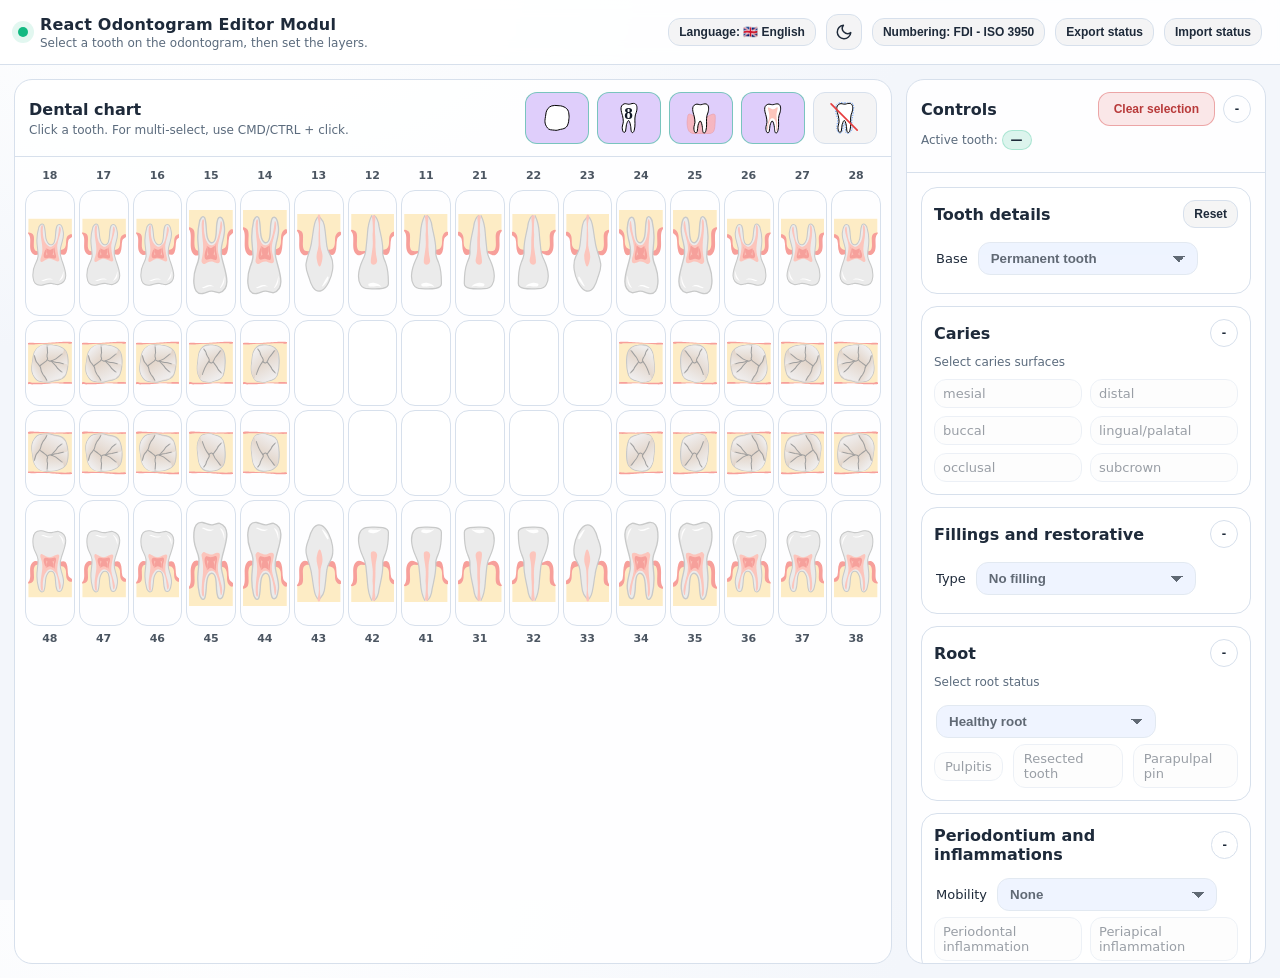
<file: OdontogramFronted/index.html>
<!doctype html>
<html lang="en">
  <head>
    <meta charset="UTF-8" />
    <meta name="viewport" content="width=device-width, initial-scale=1.0" />
    <title>Odontogram Frontend</title>
    <link rel="stylesheet" href="./styles.css" />
  </head>
  <body>
    <div class="odontogram-root">
      <header class="topbar">
        <div class="brand">
          <div class="dot"></div>
          <div>
            <div class="title" data-i18n="app.title">React Odontogram Editor Modul</div>
            <div class="subtitle" data-i18n="app.subtitle">Select a tooth on the odontogram, then set the layers.</div>
          </div>
        </div>

        <div class="topbar-actions">
          <div class="topbar-group dropdown" id="languageDropdown">
            <button id="languageButton" class="btn btn-ghost btn-sm" aria-haspopup="menu" aria-expanded="false"></button>
            <div id="languageMenu" class="dropdown-menu hidden" role="menu"></div>
          </div>

          <button id="themeToggle" class="btn-theme" type="button" aria-label="Toggle theme"></button>

          <div class="topbar-group dropdown" id="numberingDropdown">
            <button id="numberingButton" class="btn btn-ghost btn-sm" aria-haspopup="menu" aria-expanded="false"></button>
            <div id="numberingMenu" class="dropdown-menu hidden" role="menu"></div>
          </div>

          <button id="btnStatusExport" class="btn btn-ghost btn-sm" data-i18n="topbar.exportStatus">Export status</button>
          <button id="btnStatusImport" class="btn btn-ghost btn-sm" data-i18n="topbar.importStatus">Import status</button>
          <input id="statusImportInput" type="file" accept="application/json" hidden />
        </div>
      </header>

      <main class="layout">
        <section class="chart">
          <div class="chart-header">
            <div>
              <div class="chart-title" data-i18n="chart.title">Dental chart</div>
              <div class="chart-hint" data-i18n="chart.hint">Click a tooth. For multi-select, use CMD/CTRL + click.</div>
            </div>

            <div class="chart-actions">
              <button id="btnOcclView" class="btn btn-toggle btn-icon" type="button" aria-pressed="true" data-xline="1"></button>
              <button id="btnWisdomVisible" class="btn btn-toggle btn-icon" type="button" aria-pressed="true" data-xline="1"></button>
              <button id="btnBoneVisible" class="btn btn-toggle btn-icon" type="button" aria-pressed="true" data-xline="1"></button>
              <button id="btnPulpVisible" class="btn btn-toggle btn-icon" type="button" aria-pressed="true" data-xline="1"></button>
              <button id="btnSelectNoneChart" class="btn btn-ghost btn-icon" type="button">
                <img id="iconNoSelection" class="icon-img" src="" alt="" aria-hidden="true" />
              </button>
            </div>
          </div>

          <div id="toothGrid" class="tooth-grid" aria-label="Tooth grid"></div>
        </section>

        <aside class="panel">
          <div class="panel-header">
            <div>
              <div class="panel-title-row">
                <span class="panel-title" data-i18n="panel.controls">Controls</span>
                <div class="panel-title-actions">
                  <button id="btnSelectNone" class="btn btn-ghost btn-icon btn-danger" type="button" data-i18n="panel.clearSelection">Clear selection</button>
                  <button id="btnToggleControlsCard" class="icon-btn" type="button">
                    <span class="toggle-icon" aria-hidden="true">-</span>
                  </button>
                </div>
              </div>

              <div class="panel-subtitle">
                <span data-i18n="panel.activeTooth">Active tooth</span>:
                <span id="activeToothLabel" class="pill">-</span>
              </div>

            <div id="controlsActions" class="panel-subtitle select-actions frontend-pruned">
                <div class="select-actions-row">
                  <button id="btnSelectAll" class="btn btn-ghost btn-icon" type="button" data-i18n="panel.selectActions.all">All</button>
                  <button id="btnSelectAllPresent" class="btn btn-ghost btn-icon fade-toggle" type="button" data-i18n="panel.selectActions.present">Teeth</button>
                  <button id="btnSelectPermanent" class="btn btn-ghost btn-icon fade-toggle" type="button" data-i18n="panel.selectActions.permanent">Permanent</button>
                  <button id="btnSelectMilk" class="btn btn-ghost btn-icon fade-toggle" type="button" data-i18n="panel.selectActions.milk">Primary</button>
                  <button id="btnSelectImplants" class="btn btn-ghost btn-icon fade-toggle" type="button" data-i18n="panel.selectActions.implants">Implants</button>
                  <button id="btnSelectAllMissing" class="btn btn-ghost btn-icon fade-toggle" type="button" data-i18n="panel.selectActions.missing">Missing</button>
                </div>

                <div class="select-actions-row">
                  <button id="btnSelectUpper" class="btn btn-ghost btn-icon" type="button" data-i18n="panel.selectActions.upper">Upper</button>
                  <button id="btnSelectUpperFront" class="btn btn-ghost btn-icon" type="button" data-i18n="panel.selectActions.upperFront">Upper 6 front</button>
                  <button id="btnSelectUpperMolar" class="btn btn-ghost btn-icon" type="button" data-i18n="panel.selectActions.upperMolar">Upper molars</button>
                  <button id="btnSelectLower" class="btn btn-ghost btn-icon" type="button" data-i18n="panel.selectActions.lower">Lower</button>
                  <button id="btnSelectLowerFront" class="btn btn-ghost btn-icon" type="button" data-i18n="panel.selectActions.lowerFront">Lower 6 front</button>
                  <button id="btnSelectLowerMolar" class="btn btn-ghost btn-icon" type="button" data-i18n="panel.selectActions.lowerMolar">Lower molars</button>
                </div>
              </div>
            </div>

            <div id="warnings" class="warnings"></div>
          </div>

          <div class="panel-body">
            <section class="card frontend-pruned" id="statusCard">
              <div class="card-title card-title-row">
                <span data-i18n="status.title">Statuses</span>
                <button id="btnToggleStatusCard" class="icon-btn" type="button">
                  <span class="toggle-icon" aria-hidden="true">-</span>
                </button>
              </div>

              <div class="row status-actions" id="statusCardBody">
                <button id="btnResetAll" class="btn btn-ghost btn-sm" type="button" data-i18n="status.resetAll">Reset mouth</button>
                <button id="btnPrimaryDentition" class="btn btn-ghost btn-sm" type="button" data-i18n="status.primaryDentition">Primary dentition</button>
                <button id="btnMixedDentition" class="btn btn-ghost btn-sm" type="button" data-i18n="status.mixedDentition">Mixed dentition</button>
                <button id="btnEdentulous" class="btn btn-toggle btn-sm" type="button" aria-pressed="false" data-i18n="status.edentulous">Edentulous</button>
              </div>

              <div class="row status-extra-row">
                <span data-i18n="status.extraLabel">Add:</span>
                <select id="statusExtraSelect"></select>
                <button id="statusExtraApply" class="btn btn-ghost btn-sm" type="button" data-i18n="status.extraApply">OK</button>
              </div>
            </section>

            <section class="card">
              <div class="card-title card-title-row">
                <span data-i18n="tooth.title">Tooth details</span>
                <button id="btnResetTooth" class="btn btn-ghost btn-sm" type="button" data-i18n="tooth.reset">Reset</button>
              </div>

              <div class="row">
                <span data-i18n="tooth.baseLabel">Base</span>
                <select id="toothSelect"></select>
              </div>

              <div id="bridgeUnitRow" class="row frontend-pruned">
                <span data-i18n="tooth.bridgeLabel">Prosthesis</span>
                <select id="bridgeUnitSelect"></select>
              </div>

              <label id="extractionRow" class="row frontend-pruned">
                <input type="checkbox" id="extractionWound" />
                <span data-i18n="tooth.extractionWound">fresh extraction wound</span>
              </label>

              <label id="missingClosedRow" class="row frontend-pruned">
                <input type="checkbox" id="missingClosed" />
                <span data-i18n="tooth.missingClosed">gap closed after extraction</span>
              </label>

              <div id="crownRow" class="row frontend-pruned">
                <span data-i18n="tooth.crownLabel">Crown</span>
                <select id="crownSelect"></select>
              </div>

              <div id="brokenCrownRow" class="row inline-checks contact-row frontend-pruned">
                <label>
                  <input type="checkbox" id="brokenMesial" />
                  <span data-i18n="tooth.broken.mesial">mesial</span>
                </label>
                <label>
                  <input type="checkbox" id="brokenIncisal" />
                  <span data-i18n="tooth.broken.incisal">incisal</span>
                </label>
                <label>
                  <input type="checkbox" id="brokenDistal" />
                  <span data-i18n="tooth.broken.distal">distal</span>
                </label>
              </div>

              <div id="contactPointRow" class="row inline-checks contact-row frontend-pruned">
                <label>
                  <input type="checkbox" id="contactMesial" />
                  <span data-i18n="tooth.contact.mesialMissing">mesial contact missing</span>
                </label>
                <label>
                  <input type="checkbox" id="contactDistal" />
                  <span data-i18n="tooth.contact.distalMissing">distal contact missing</span>
                </label>
              </div>

              <div id="bruxismRow" class="row inline-checks bruxism-row frontend-pruned">
                <label>
                  <input type="checkbox" id="bruxismWear" />
                  <span data-i18n="tooth.bruxism.edgeWear">Incisal wear</span>
                </label>
                <label>
                  <input type="checkbox" id="bruxismNeckWear" />
                  <span data-i18n="tooth.bruxism.neckWear">Cervical wear</span>
                </label>
              </div>

              <div id="crownActionsRow" class="row inline-checks bridge-actions-row frontend-pruned">
                <label id="bridgePillarRow" class="inline-check">
                  <input type="checkbox" id="bridgePillar" />
                  <span data-i18n="tooth.bridgePillar">Bridge abutment</span>
                </label>
                <label id="extractionPlanRow" class="inline-check">
                  <input type="checkbox" id="extractionPlan" />
                  <span data-i18n="tooth.extractionPlan">Planned extraction</span>
                </label>
              </div>

              <label id="crownReplaceRow" class="row frontend-pruned">
                <input type="checkbox" id="crownReplace" />
                <span data-i18n="tooth.crownReplace">Crown replacement needed</span>
              </label>

              <label id="crownNeededRow" class="row frontend-pruned">
                <input type="checkbox" id="crownNeeded" />
                <span data-i18n="tooth.crownNeeded">Crown needed</span>
              </label>
            </section>

            <section id="cariesSection" class="card">
              <div class="card-title card-title-row">
                <span data-i18n="caries.title">Caries</span>
                <button id="btnToggleCariesCard" class="icon-btn" type="button">
                  <span class="toggle-icon" aria-hidden="true">-</span>
                </button>
              </div>
              <div class="hint" data-i18n="caries.hint">Mark the caries surfaces</div>
              <div id="cariesChecks" class="check-grid"></div>
            </section>

            <section id="fillingSection" class="card">
              <div class="card-title card-title-row">
                <span data-i18n="filling.title">Fillings and restoration</span>
                <button id="btnToggleFillingCard" class="icon-btn" type="button">
                  <span class="toggle-icon" aria-hidden="true">-</span>
                </button>
              </div>

              <div class="row">
                <span data-i18n="filling.typeLabel">Type</span>
                <select id="fillingSelect"></select>
              </div>

              <div id="fillingSurfaceChecks" class="check-grid hidden frontend-pruned"></div>

              <label id="fissureSealingRow" class="row fissure-row">
                <input type="checkbox" id="fissureSealing" />
                <span data-i18n="filling.fissureSealing">Fissure sealing</span>
              </label>
            </section>

            <section id="endoSection" class="card">
              <div class="card-title card-title-row">
                <span data-i18n="endo.title">Endodontics</span>
                <button id="btnToggleEndoCard" class="icon-btn" type="button">
                  <span class="toggle-icon" aria-hidden="true">-</span>
                </button>
              </div>
              <div class="hint" data-i18n="endo.hint">Set the root status</div>
              <div class="row">
                <select id="endoSelect"></select>
              </div>

              <div class="row inline-checks">
                <label>
                  <input type="checkbox" id="pulpInflam" />
                  <span data-i18n="endo.pulpitis">Pulpitis</span>
                </label>
                <label>
                  <input type="checkbox" id="endoResection" />
                  <span data-i18n="endo.resection">Resection</span>
                </label>
                <label>
                  <input type="checkbox" id="parapulpalPin" />
                  <span data-i18n="endo.parapulpalPin">Parapulpal pin</span>
                </label>
              </div>
            </section>

            <section id="inflammationSection" class="card">
              <div class="card-title card-title-row">
                <span data-i18n="inflammation.title">Inflammation and periodontium</span>
                <button id="btnToggleInflammationCard" class="icon-btn" type="button">
                  <span class="toggle-icon" aria-hidden="true">-</span>
                </button>
              </div>

              <div id="mobilityRow" class="row">
                <span data-i18n="inflammation.mobilityLabel">Mobility</span>
                <select id="mobilitySelect"></select>
              </div>

              <div id="modsChecks" class="check-grid"></div>
            </section>
          </div>
        </aside>
      </main>
    </div>

    <script type="module" src="./app.js"></script>
  </body>
</html>
</file>
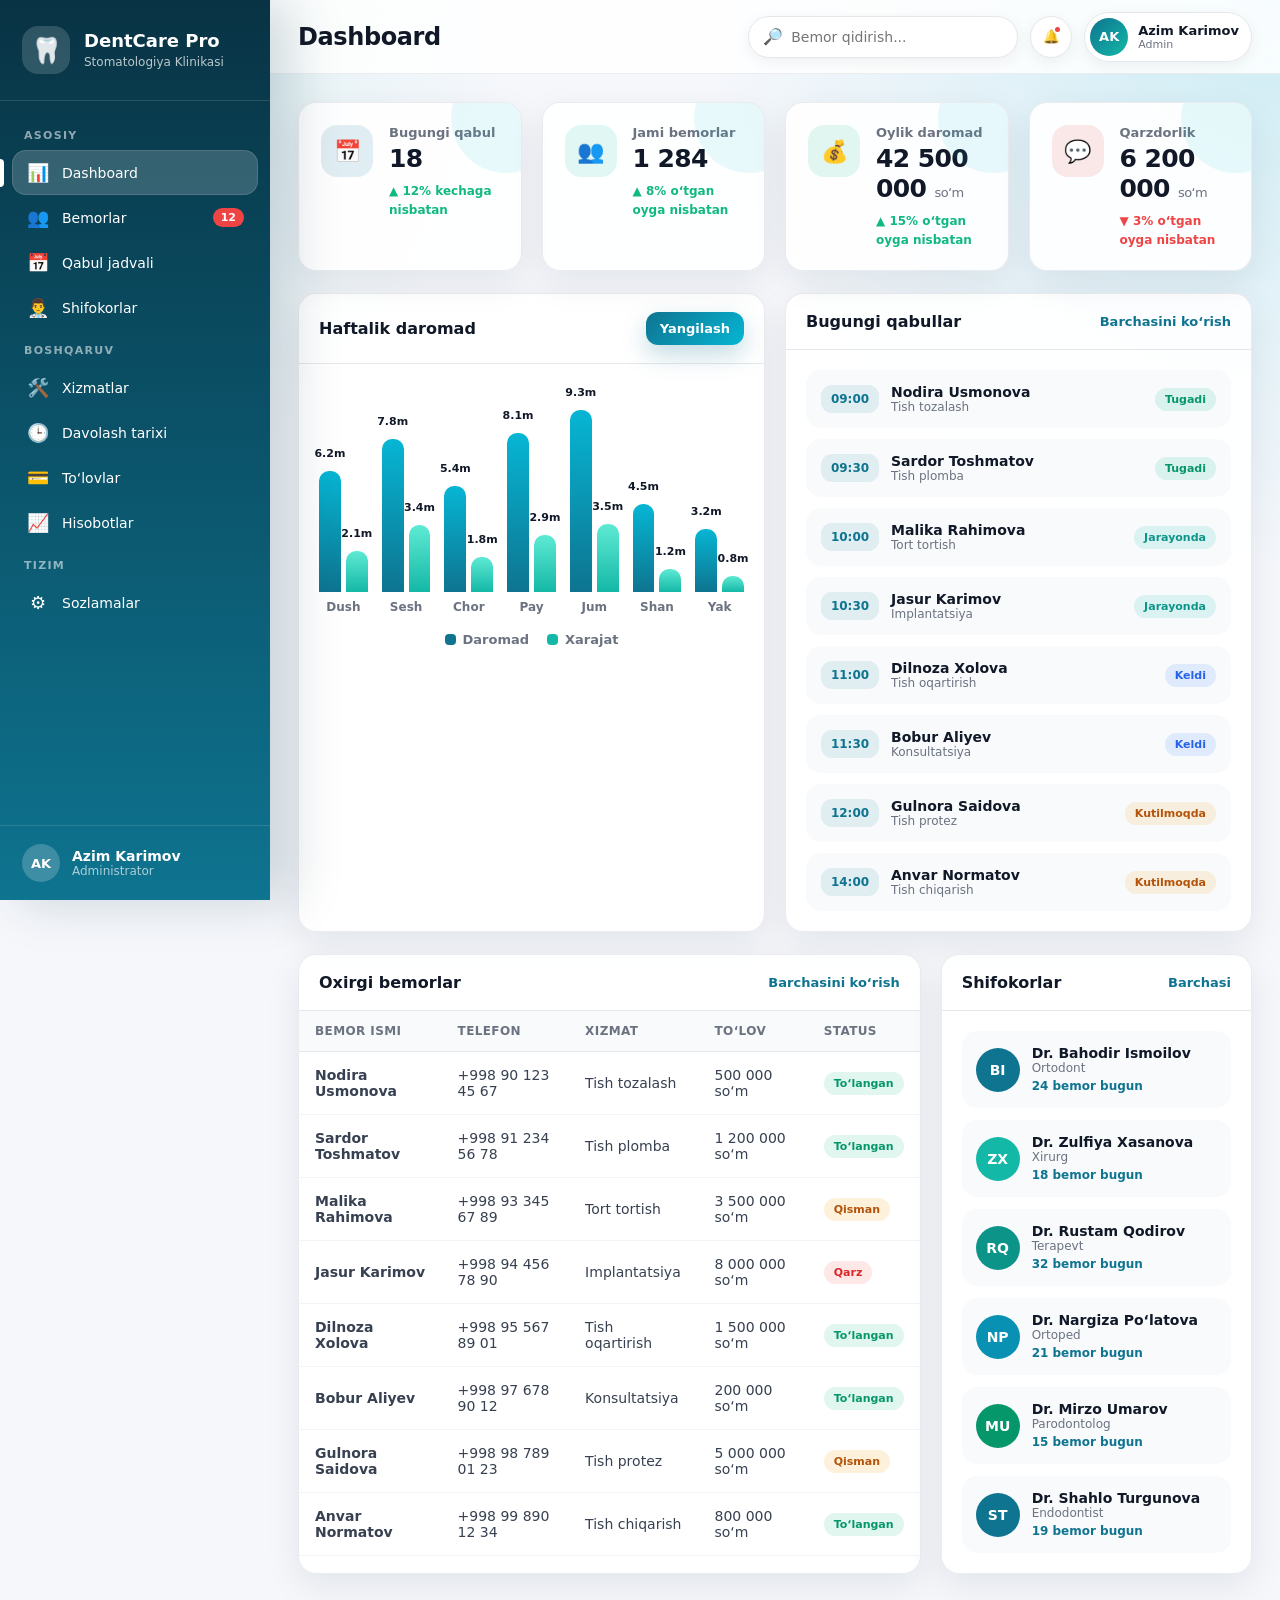
<file: home.html>
<!DOCTYPE html>
<html lang="uz">
<head>
  <meta charset="UTF-8" />
  <meta name="viewport" content="width=device-width, initial-scale=1.0" />
  <title>Stomatologiya Klinikasi - Admin Dashboard</title>
  <link rel="stylesheet" href="style.css" />
</head>
<body>

  <div class="sidebar-overlay" id="sidebarOverlay"></div>

  <aside class="sidebar" id="sidebar">
    <div class="sidebar-header">
      <div class="sidebar-logo">🦷</div>
      <div>
        <h2>DentCare Pro</h2>
        <p>Stomatologiya Klinikasi</p>
      </div>
    </div>

    <nav class="sidebar-nav">
      <div class="nav-title">Asosiy</div>

      <button class="nav-item active" data-title="Dashboard">
        <span>📊</span>
        Dashboard
      </button>

      <button class="nav-item" data-title="Bemorlar">
        <span>👥</span>
        Bemorlar
        <b>12</b>
      </button>

      <button class="nav-item" data-title="Qabul jadvali">
        <span>📅</span>
        Qabul jadvali
      </button>

      <button class="nav-item" data-title="Shifokorlar">
        <span>👨‍⚕️</span>
        Shifokorlar
      </button>

      <div class="nav-title">Boshqaruv</div>

      <button class="nav-item" data-title="Xizmatlar">
        <span>🛠️</span>
        Xizmatlar
      </button>

      <button class="nav-item" data-title="Davolash tarixi">
        <span>🕒</span>
        Davolash tarixi
      </button>

      <button class="nav-item" data-title="To‘lovlar">
        <span>💳</span>
        To‘lovlar
      </button>

      <button class="nav-item" data-title="Hisobotlar">
        <span>📈</span>
        Hisobotlar
      </button>

      <div class="nav-title">Tizim</div>

      <button class="nav-item" data-title="Sozlamalar">
        <span>⚙️</span>
        Sozlamalar
      </button>
    </nav>

    <div class="sidebar-footer">
      <div class="admin-avatar">AK</div>
      <div>
        <h4>Azim Karimov</h4>
        <p>Administrator</p>
      </div>
    </div>
  </aside>

  <main class="main">
    <header class="topbar">
      <div class="topbar-left">
        <button class="menu-btn" id="menuBtn">☰</button>
        <h1 id="pageTitle">Dashboard</h1>
      </div>

      <div class="topbar-right">
        <div class="search-box">
          <span>🔎</span>
          <input type="text" id="searchInput" placeholder="Bemor qidirish..." />
        </div>

        <button class="notification-btn">
          🔔
          <i></i>
        </button>

        <div class="profile">
          <div class="profile-avatar">AK</div>
          <div>
            <h4>Azim Karimov</h4>
            <p>Admin</p>
          </div>
        </div>
      </div>
    </header>

    <section class="content">

      <div class="stats-grid">
        <div class="stat-card">
          <div class="stat-icon blue">📅</div>
          <div>
            <p>Bugungi qabul</p>
            <h2>18</h2>
            <span class="up">▲ 12% kechaga nisbatan</span>
          </div>
        </div>

        <div class="stat-card">
          <div class="stat-icon teal">👥</div>
          <div>
            <p>Jami bemorlar</p>
            <h2>1 284</h2>
            <span class="up">▲ 8% o‘tgan oyga nisbatan</span>
          </div>
        </div>

        <div class="stat-card">
          <div class="stat-icon green">💰</div>
          <div>
            <p>Oylik daromad</p>
            <h2>42 500 000 <small>so‘m</small></h2>
            <span class="up">▲ 15% o‘tgan oyga nisbatan</span>
          </div>
        </div>

        <div class="stat-card">
          <div class="stat-icon red">💬</div>
          <div>
            <p>Qarzdorlik</p>
            <h2>6 200 000 <small>so‘m</small></h2>
            <span class="down">▼ 3% o‘tgan oyga nisbatan</span>
          </div>
        </div>
      </div>

      <div class="dashboard-grid">
        <div class="card">
          <div class="card-header">
            <h3>Haftalik daromad</h3>
            <button class="refresh-btn" id="refreshChartBtn">Yangilash</button>
          </div>

          <div class="card-body">
            <div class="chart-container" id="chartContainer"></div>

            <div class="chart-legend">
              <span><i class="income-dot"></i> Daromad</span>
              <span><i class="expense-dot"></i> Xarajat</span>
            </div>
          </div>
        </div>

        <div class="card">
          <div class="card-header">
            <h3>Bugungi qabullar</h3>
            <button class="link-btn">Barchasini ko‘rish</button>
          </div>

          <div class="card-body">
            <div class="appointment-list" id="appointmentList"></div>
          </div>
        </div>
      </div>

      <div class="dashboard-grid second">
        <div class="card patients-card">
          <div class="card-header">
            <h3>Oxirgi bemorlar</h3>
            <button class="link-btn">Barchasini ko‘rish</button>
          </div>

          <div class="table-wrap">
            <table>
              <thead>
                <tr>
                  <th>Bemor ismi</th>
                  <th>Telefon</th>
                  <th>Xizmat</th>
                  <th>To‘lov</th>
                  <th>Status</th>
                </tr>
              </thead>
              <tbody id="patientsBody"></tbody>
            </table>
          </div>
        </div>

        <div class="card doctors-card">
          <div class="card-header">
            <h3>Shifokorlar</h3>
            <button class="link-btn">Barchasi</button>
          </div>

          <div class="card-body">
            <div class="doctor-grid" id="doctorGrid"></div>
          </div>
        </div>
      </div>

    </section>
  </main>

  <script src="app.js"></script>
</body>
</html>
</file>
<file: OdontogramFronted/styles.css>
:root{
  --bg: var(--odon-bg, #f3f6fb);
  --panel: var(--odon-panel, #ffffff);
  --card: var(--odon-card, #ffffff);
  --muted: var(--odon-muted, #5b6b7d);
  --text: var(--odon-text, #1e2a3a);
  --line: var(--odon-line, #d7e0ec);
  --accent: var(--odon-accent, #3b7bff);
  --accent2: var(--odon-accent2, #12b981);
}
/* When themeConfig is applied via JS, --odon-* properties are set on .odontogram-root.
   Re-resolve the shorthand variables so children pick up the overrides. */
.odontogram-root{
  --bg: var(--odon-bg, #f3f6fb);
  --panel: var(--odon-panel, #ffffff);
  --card: var(--odon-card, #ffffff);
  --muted: var(--odon-muted, #5b6b7d);
  --text: var(--odon-text, #1e2a3a);
  --line: var(--odon-line, #d7e0ec);
  --accent: var(--odon-accent, #3b7bff);
  --accent2: var(--odon-accent2, #12b981);
  color: var(--text);
}
.dark .odontogram-root{
  --bg: var(--odon-bg, #0f172a);
  --panel: var(--odon-panel, #1e293b);
  --card: var(--odon-card, #1e293b);
  --muted: var(--odon-muted, #94a3b8);
  --text: var(--odon-text, #f1f5f9);
  --line: var(--odon-line, #334155);
}
*{box-sizing:border-box}
html,body{height:100%}
body{
  margin:0;
  font-family: ui-sans-serif, system-ui, -apple-system, Segoe UI, Roboto, Helvetica, Arial;
  background: radial-gradient(1200px 600px at 15% 0%, #ffffff 0%, var(--bg) 60%);
  color:var(--text);
}
.topbar{
  display:flex; align-items:center; justify-content:space-between;
  padding:14px 18px;
  border-bottom:1px solid var(--line);
  background: rgba(255,255,255,.85);
  backdrop-filter: blur(10px);
  position:sticky; top:0; z-index:10;
}
.brand{display:flex; gap:12px; align-items:center}
.dot{width:10px;height:10px;border-radius:999px;background:var(--accent2); box-shadow:0 0 0 6px rgba(18,185,129,.12);}
.title{font-weight:700; letter-spacing:.2px}
.subtitle{font-size:12px; color:var(--muted); margin-top:2px}
.topbar-actions{display:flex; gap:10px; align-items:center; flex-wrap:wrap}
.topbar-group{display:flex; align-items:center; gap:8px}
.segmented{display:flex; gap:6px}
.btn{
  border:1px solid var(--line);
  color:var(--text);
  background:rgba(59,123,255,.12);
  padding:8px 12px; border-radius:12px;
  cursor:pointer; font-weight:600;
}
.btn-sm{
  padding:6px 10px;
  font-size:12px;
}
.btn:hover{background:rgba(59,123,255,.18)}
.btn-ghost{background:rgba(0,0,0,.04)}
.btn-ghost:hover{background:rgba(0,0,0,.08)}
.btn-danger{
  background: rgba(217,69,69,.12);
  border-color: rgba(217,69,69,.4);
  color:#b83a3a;
}
.btn-danger:hover{background: rgba(217,69,69,.2)}
.btn-toggle[aria-pressed="true"]{
  background: rgb(100 15 235 / 20%);
  border-color: rgba(18,185,129,.5);
}
.btn-toggle[aria-pressed="false"]{
  background: rgba(0,0,0,.04);
}

.dropdown{position:relative}
.dropdown-menu{
  position:absolute;
  right:0;
  top:100%;
  margin-top:6px;
  background: #fff;
  border:1px solid var(--line);
  border-radius:12px;
  box-shadow: 0 12px 24px rgba(30,42,58,.12);
  padding:6px;
  display:flex;
  flex-direction:column;
  gap:4px;
  min-width:180px;
  z-index:20;
}
.dropdown-item{
  border:1px solid var(--line);
  background: rgba(0,0,0,.04);
  color: var(--text);
  padding:8px 10px;
  border-radius:10px;
  font-weight:600;
  cursor:pointer;
  text-align:left;
}
.dropdown-item:hover{background: rgba(0,0,0,.08)}
.dropdown-item[aria-checked="true"]{
  background: rgba(59,123,255,.18);
  border-color: rgba(59,123,255,.45);
}

select{
  appearance: none;
  border:1px solid var(--line);
  background:rgba(59,123,255,.12);
  color:var(--text);
  padding:8px 34px 8px 12px;
  border-radius:12px;
  font-weight:600;
  min-width:220px;
  cursor:pointer;
  background-image:
    linear-gradient(45deg, transparent 50%, var(--text) 50%),
    linear-gradient(135deg, var(--text) 50%, transparent 50%);
  background-position:
    calc(100% - 18px) 52%,
    calc(100% - 12px) 52%;
  background-size: 6px 6px, 6px 6px;
  background-repeat:no-repeat;
}
select:focus{
  outline:none;
  box-shadow: 0 0 0 3px rgba(59,123,255,.18);
}

.layout{
  display:grid;
  grid-template-columns: 1fr 360px;
  gap:14px;
  padding:14px;
}
.chart{
  background: rgba(255,255,255,.9);
  border:1px solid var(--line);
  border-radius:18px;
  overflow:hidden;
}
.chart-header{
  padding:12px 14px;
  border-bottom:1px solid var(--line);
  display:flex;
  align-items:center;
  justify-content:space-between;
  gap:12px;
}
.chart-title{font-weight:700}
.chart-hint{font-size:12px;color:var(--muted); margin-top:4px}
.chart-actions{
  display:flex;
  align-items:center;
  gap:8px;
}

.tooth-grid{
  display:grid;
  grid-template-columns: repeat(16, minmax(36px, 1fr));
  gap:4px;
  padding:10px;
}
.tooth-label-row{
  display:contents;
}
.tooth-label-cell{
  text-align:center;
  font-size:11px;
  color:rgba(30,42,58,.8);
  padding:2px 0 4px;
  font-weight:600;
  cursor:pointer;
}
.tooth-label-cell:hover{color:rgba(30,42,58,1)}
.tooth-tile{
  position:relative;
  border:1px solid var(--line);
  border-radius:14px;
  background: rgba(255,255,255,.7);
  padding:2px;
  cursor:pointer;
  transition: transform .05s ease, border-color .12s ease, background .12s ease;
  min-height:100px;
}
.tooth-tile.occl-view{
  min-height:78px;
}
.tooth-tile.placeholder{
  cursor:default;
  background: rgba(255,255,255,.3);
}
.tooth-tile.placeholder .tooth-svg svg{
  opacity:0;
}
.tooth-tile:hover{background: rgba(59,123,255,.08)}
.tooth-tile:active{transform: scale(.99)}

/* ── Selection animation ─────────────────────── */
@keyframes odon-dash-pulse{
  0%, 100%{ border-color: rgba(59,123,255,.5); }
  50%{ border-color: rgba(59,123,255,.9); }
}
@keyframes odon-glow-pulse{
  0%, 100%{ filter: drop-shadow(0 0 3px rgba(59,123,255,.2)); }
  50%{ filter: drop-shadow(0 0 7px rgba(59,123,255,.45)); }
}
.tooth-tile::after{
  content: "";
  position: absolute;
  inset: -2px;
  border-radius: 15px;
  border: 2px dashed transparent;
  pointer-events: none;
  transition: border-color .25s ease;
}
.tooth-tile .tooth-svg svg{
  transition: filter .25s ease;
}
.tooth-tile.active{
  border-color: rgba(59,123,255,.7);
  background: rgba(59,123,255,.06);
  transition: border-color .2s ease, background .2s ease;
}
.tooth-tile.active::after{
  border-color: rgba(59,123,255,.55);
  animation: odon-dash-pulse 1.6s ease-in-out infinite;
}
.tooth-tile.active .tooth-svg svg{
  filter: drop-shadow(0 0 4px rgba(59,123,255,.3));
  animation: odon-glow-pulse 2.5s ease-in-out infinite;
}

/* ── Focus-visible (keyboard a11y) ───────────── */
.tooth-tile:focus{outline:none}
.tooth-tile:focus-visible{
  outline: 2px solid var(--accent);
  outline-offset: 2px;
  box-shadow: 0 0 0 3px rgba(59,123,255,.25);
  z-index: 1;
}

/* ── Read-only mode ──────────────────────────── */
.tooth-grid.read-only .tooth-tile{
  cursor: default;
  pointer-events: none;
}
.tooth-grid.read-only .tooth-tile:hover{
  background: inherit;
}
.tooth-grid.read-only .tooth-label-cell{
  cursor: default;
  pointer-events: none;
}
.panel.read-only{
  pointer-events: none;
  opacity: 0.5;
  user-select: none;
}

@media (prefers-reduced-motion: reduce){
  .tooth-tile.active::after{
    animation: none;
    border-color: rgba(59,123,255,.7);
  }
  .tooth-tile.active .tooth-svg svg{
    animation: none;
    filter: drop-shadow(0 0 4px rgba(59,123,255,.35));
  }
}
.tooth-svg{
  width:100%;
  height:120px;
  display:flex;
  align-items:center;
  justify-content:center;
}
.tooth-svg svg{width:72px;height:122px; pointer-events:none}
.tooth-tile.occl-view .tooth-svg{height:80px}
.tooth-tile.occl-view .tooth-svg svg{width:64px;height:64px}
.tooth-tile.tpl-14 .tooth-svg svg{width:68px;height:116px}
.tooth-tile.tpl-11 .tooth-svg svg,
.tooth-tile.tpl-13 .tooth-svg svg{width:60px;height:102px}
.tooth-tile.wisdom-hidden{opacity:.45; pointer-events:none}
.tooth-tile.wisdom-hidden .tooth-svg svg{opacity:0}
.tooth-tile.occl-hidden{display:none !important}
.tooth-svg [data-active="0"]{display:none !important}

.panel{
  background: rgba(255,255,255,.95);
  border:1px solid var(--line);
  border-radius:18px;
  overflow:hidden;
}
.panel-header{
  padding:12px 14px;
  border-bottom:1px solid var(--line);
}
.select-actions{
  display:flex;
  flex-direction:column;
  gap:8px;
  margin-top:8px;
}
.select-actions-row{
  display:flex;
  flex-wrap:wrap;
  gap:6px;
}
.status-actions{
  flex-wrap:wrap;
  gap:6px;
}
.status-extra-row{
  align-items:center;
  gap:8px;
  flex-wrap:wrap;
}
.status-extra-row select{
  min-width: 220px;
}
.btn-icon{
  padding:9px 15px;
  font-size:12px;
}
.btn-icon .icon,
.btn-icon .icon-img,
.btn-icon svg{
  width:32px;
  height:32px;
  display:block;
}
.fade-toggle{
  transition: opacity 160ms ease, max-width 160ms ease, padding 160ms ease, margin 160ms ease, border-width 160ms ease, transform 160ms ease;
  max-width: 200px;
}
.fade-toggle.is-hidden{
  opacity:0;
  pointer-events:none;
  max-width:0;
  padding-left:0;
  padding-right:0;
  margin:0;
  border-width:0;
  transform:scale(0.96);
}
.panel-title-row{
  display:flex;
  align-items:center;
  justify-content:space-between;
  gap:10px;
}
.panel-title-actions{
  display:flex;
  align-items:center;
  gap:8px;
}
.panel-title{font-weight:800}
.panel-subtitle{font-size:12px;color:var(--muted); margin-top:4px}
.pill{
  display:inline-block;
  background: rgba(18,185,129,.14);
  border:1px solid rgba(18,185,129,.25);
  padding:2px 8px;
  border-radius:999px;
  font-weight:700;
  color: var(--text);
}
.warnings{margin-top:10px; display:flex; flex-direction:column; gap:8px}
.warning{
  font-size:12px; color:#8a5b1a;
  border:1px solid rgba(255,198,116,.45);
  background: rgba(255,198,116,.22);
  padding:8px 10px; border-radius:12px;
}
.panel-body{padding:14px; display:flex; flex-direction:column; gap:12px; max-height: calc(100vh - 110px); overflow:auto}
.card{
  background: rgba(255,255,255,.9);
  border:1px solid var(--line);
  border-radius:16px;
  padding:12px;
}
.card-title{font-weight:800; margin-bottom:8px}
.card-title-row{display:flex; align-items:center; justify-content:space-between; gap:8px}
.card.collapsed .card-title{margin-bottom:0}
.card.collapsed .card-body,
.card.collapsed #statusCardBody,
.card.collapsed .status-extra-row,
.card.collapsed .hint,
.card.collapsed .row,
.card.collapsed .check-grid,
.card.collapsed label{display:none}
.icon-btn{
  border:1px solid var(--line);
  background: rgba(255,255,255,.7);
  color: var(--text);
  border-radius:999px;
  width:28px;
  height:28px;
  display:flex;
  align-items:center;
  justify-content:center;
  cursor:pointer;
  font-weight:700;
  line-height:1;
}
.icon-btn .icon{width:16px;height:16px}
.icon-btn:hover{background: rgba(59,123,255,.12)}
.icon-btn-danger{
  color:#d94545;
  border-color: rgba(217,69,69,.4);
  background: rgba(217,69,69,.08);
}
.icon-btn-danger:hover{background: rgba(217,69,69,.15)}
.card-subtitle{font-weight:700; margin:6px 0}
.hint{font-size:12px;color:var(--muted); margin:6px 0 10px}
.row{display:flex; gap:10px; align-items:center; font-size:13px; padding:6px 2px}
.contact-row{margin-bottom:6px}
.bruxism-row{margin-top:6px; gap:8px}
.fissure-row{margin-top:10px; justify-content:center; text-align:center}
#crownReplaceRow,#crownNeededRow,#missingClosedRow{margin-top:8px}
.bridge-pillar-row{margin-top:10px}
.inline-checks{padding:0}
.inline-checks label{display:flex; gap:10px; align-items:center; font-size:13px; padding:6px 10px; border-radius:12px; border:1px solid var(--line); background: rgba(0,0,0,.02); cursor:pointer}
.inline-checks label:hover{background: rgba(59,123,255,.06)}
.inline-checks input[type="checkbox"]{display:none}
.inline-checks label:has(input[type="checkbox"]:checked){
  background: rgba(18,185,129,.18);
  border-color: rgba(18,185,129,.5);
}
.check-grid{display:grid; grid-template-columns: 1fr 1fr; gap:8px}
.check-grid label{display:flex; gap:10px; align-items:center; font-size:13px; padding:6px 8px; border-radius:12px; border:1px solid var(--line); background: rgba(0,0,0,.02); cursor:pointer}
.check-grid label:hover{background: rgba(59,123,255,.06)}
.check-grid input[type="checkbox"]{display:none}
.check-grid label.is-disabled,
.row.is-disabled,
.inline-checks label.is-disabled{
  opacity:.45;
  cursor:not-allowed;
}
.check-grid label.is-disabled:hover,
.row.is-disabled:hover,
.inline-checks label.is-disabled:hover{
  background: inherit;
}
.check-grid label:has(input[type="checkbox"]:checked){
  background: rgba(18,185,129,.18);
  border-color: rgba(18,185,129,.5);
}
.row input[type="checkbox"]{display:none}
.row:has(input[type="checkbox"]){
  border-radius:12px;
  border:1px solid var(--line);
  padding:6px 10px;
  background: rgba(0,0,0,.02);
  cursor:pointer;
}
.inline-checks:has(input[type="checkbox"]){
  border:0;
  background:none;
  padding:0;
}
.row:has(input[type="checkbox"]:checked){
  background: rgba(18,185,129,.18);
  border-color: rgba(18,185,129,.5);
}
.inline-checks:has(input[type="checkbox"]:checked){
  background:none;
  border:0;
}
.radio-list{display:flex; flex-direction:column; gap:8px}
.radio-list label{display:flex; gap:10px; align-items:center; font-size:13px; padding:6px 8px; border-radius:12px; border:1px solid var(--line); background: rgba(0,0,0,.02)}
.radio-list label:hover{background: rgba(59,123,255,.06)}
.divider{height:1px;background:var(--line); margin:10px 0}
.hidden{display:none !important}
.frontend-pruned{display:none !important}

@media (max-width: 1100px){
  .layout{grid-template-columns:1fr}
  .panel{order:2}
}

/* ── Dark mode ────────────────────────────────── */
.dark{
  --bg: var(--odon-bg, #0f172a);
  --panel: var(--odon-panel, #1e293b);
  --card: var(--odon-card, #1e293b);
  --muted: var(--odon-muted, #94a3b8);
  --text: var(--odon-text, #f1f5f9);
  --line: var(--odon-line, #334155);
}
.dark body{
  background: var(--bg);
}
.dark .topbar{
  background: rgba(15,23,42,.92);
  backdrop-filter: blur(10px);
}
.dark .btn{
  background: rgba(96,165,250,.15);
}
.dark .btn:hover{background: rgba(96,165,250,.25)}
.dark .btn-ghost{background: rgba(255,255,255,.06)}
.dark .btn-ghost:hover{background: rgba(255,255,255,.12)}
.dark .btn-danger{
  background: rgba(248,113,113,.12);
  border-color: rgba(248,113,113,.3);
  color:#f87171;
}
.dark .btn-danger:hover{background: rgba(248,113,113,.22)}
.dark .btn-toggle[aria-pressed="false"]{background: rgba(255,255,255,.06)}
.dark .dropdown-menu{
  background:#1e293b;
  box-shadow: 0 12px 24px rgba(0,0,0,.45);
}
.dark .dropdown-item{background: rgba(255,255,255,.06)}
.dark .dropdown-item:hover{background: rgba(255,255,255,.12)}
.dark .dropdown-item[aria-checked="true"]{
  background: rgba(96,165,250,.2);
  border-color: rgba(96,165,250,.45);
}
.dark select{
  background: rgba(96,165,250,.15);
  background-image:
    linear-gradient(45deg, transparent 50%, var(--text) 50%),
    linear-gradient(135deg, var(--text) 50%, transparent 50%);
  background-position:
    calc(100% - 18px) 52%,
    calc(100% - 12px) 52%;
  background-size: 6px 6px, 6px 6px;
  background-repeat:no-repeat;
}
.dark .chart{background: rgba(30,41,59,.9)}
.dark .tooth-label-cell{color: rgba(241,245,249,.6)}
.dark .tooth-label-cell:hover{color: rgba(241,245,249,1)}
.dark .tooth-tile{background: rgba(30,41,59,.7)}
.dark .tooth-tile.placeholder{background: rgba(30,41,59,.3)}
.dark .tooth-tile:hover{background: rgba(96,165,250,.12)}
/* Dark selection animation */
@keyframes odon-dash-pulse-dark{
  0%, 100%{ border-color: rgba(96,165,250,.45); }
  50%{ border-color: rgba(96,165,250,.85); }
}
@keyframes odon-glow-pulse-dark{
  0%, 100%{ filter: drop-shadow(0 0 3px rgba(96,165,250,.2)); }
  50%{ filter: drop-shadow(0 0 7px rgba(96,165,250,.45)); }
}
.dark .tooth-tile.active{
  border-color: rgba(96,165,250,.6);
  background: rgba(96,165,250,.08);
}
.dark .tooth-tile.active::after{
  border-color: rgba(96,165,250,.45);
  animation-name: odon-dash-pulse-dark;
}
.dark .tooth-tile.active .tooth-svg svg{
  animation-name: odon-glow-pulse-dark;
  filter: drop-shadow(0 0 4px rgba(96,165,250,.3));
}
.dark .tooth-tile:focus-visible{
  outline-color: rgba(96,165,250,.8);
  box-shadow: 0 0 0 3px rgba(96,165,250,.25);
}
/* Dark note popover */
.dark .odon-note-backdrop{background: rgba(0,0,0,.55)}
.dark .odon-note-popover{background: var(--panel); box-shadow: 0 16px 48px rgba(0,0,0,.5)}
.dark .odon-note-textarea{background: rgba(255,255,255,.06); border-color: var(--line); color: var(--text)}
.dark .odon-note-textarea:focus{box-shadow: 0 0 0 3px rgba(96,165,250,.2); border-color: rgba(96,165,250,.5)}
.dark .panel{background: rgba(30,41,59,.95)}
.dark .card{background: rgba(30,41,59,.8); border-color: var(--line)}
.dark .icon-btn{background: rgba(30,41,59,.7)}
.dark .icon-btn:hover{background: rgba(96,165,250,.15)}
.dark .icon-btn-danger{
  color:#f87171;
  border-color: rgba(248,113,113,.3);
  background: rgba(248,113,113,.1);
}
.dark .icon-btn-danger:hover{background: rgba(248,113,113,.2)}
.dark .warning{
  color:#fbbf24;
  border-color: rgba(251,191,36,.3);
  background: rgba(251,191,36,.1);
}
.dark .inline-checks label,
.dark .check-grid label,
.dark .radio-list label{background: rgba(255,255,255,.04)}
.dark .inline-checks label:hover,
.dark .check-grid label:hover,
.dark .radio-list label:hover{background: rgba(96,165,250,.1)}
.dark .row:has(input[type="checkbox"]){background: rgba(255,255,255,.04)}
.dark .pill{
  background: rgba(52,211,153,.15);
  border-color: rgba(52,211,153,.3);
}
/* Theme toggle button */
.btn-theme{
  display:flex;
  align-items:center;
  justify-content:center;
  width:36px;
  height:36px;
  padding:0;
  border:1px solid var(--line);
  border-radius:12px;
  background: rgba(0,0,0,.04);
  color:var(--text);
  cursor:pointer;
  transition: background .15s ease;
}
.btn-theme:hover{background: rgba(59,123,255,.12)}
.dark .btn-theme{background: rgba(255,255,255,.06)}
.dark .btn-theme:hover{background: rgba(96,165,250,.15)}

/* ── Note icon in label cell ─────────────────── */
.tooth-note-icon{
  display: inline-block;
  font-size: 9px;
  margin-left: 2px;
  vertical-align: middle;
  opacity: .75;
}

/* ── Note editor popover ─────────────────────── */
.odon-note-backdrop{
  position: fixed; inset: 0; z-index: 120;
  background: rgba(0,0,0,.35);
  animation: odon-fade-in .12s ease;
}
.odon-note-popover{
  position: relative;
  background: var(--panel, #fff);
  border: 1px solid var(--line);
  border-radius: 16px;
  box-shadow: 0 16px 48px rgba(0,0,0,.2);
  padding: 14px;
  width: min(320px, 90vw);
  display: flex; flex-direction: column; gap: 10px;
  animation: odon-ctx-pop .12s ease;
}
.odon-note-header{
  display: flex; align-items: center; justify-content: space-between;
}
.odon-note-title{
  font-weight: 700; font-size: 14px; color: var(--text);
}
.odon-note-textarea{
  width: 100%;
  min-height: 60px;
  border: 1px solid var(--line);
  border-radius: 10px;
  padding: 8px 10px;
  font-family: inherit;
  font-size: 13px;
  color: var(--text);
  background: rgba(0,0,0,.02);
  resize: vertical;
}
.odon-note-textarea:focus{
  outline: none;
  box-shadow: 0 0 0 3px rgba(59,123,255,.18);
  border-color: rgba(59,123,255,.5);
}
.odon-note-textarea::placeholder{
  color: var(--muted);
}
.odon-note-actions{
  display: flex; gap: 8px;
}
.odon-note-actions .odon-zoom-btn{
  flex: 1;
}

/* ── State warnings ──────────────────────────── */
.warning-item{
  padding:6px 10px;
  border-radius:8px;
  background: rgba(234,179,8,.12);
  color:#92400e;
  font-size:12px;
  font-weight:600;
  line-height:1.4;
  margin-bottom:4px;
}
.dark .warning-item{
  background: rgba(250,204,21,.1);
  color:#fde047;
}

/* ── Mobile / Touch UX ───────────────────────── */

/* Zoom popover */
.odon-zoom-overlay{
  position:fixed; inset:0; z-index:100;
  background: rgba(0,0,0,.4);
  display:flex; align-items:center; justify-content:center;
  animation: odon-fade-in .15s ease;
}
@keyframes odon-fade-in{ from{opacity:0} to{opacity:1} }
.odon-zoom-popover{
  background: var(--panel, #fff);
  border:1px solid var(--line);
  border-radius:20px;
  box-shadow: 0 20px 60px rgba(0,0,0,.25);
  padding:16px;
  max-width:min(360px, 90vw);
  width:100%;
  display:flex; flex-direction:column; align-items:center; gap:12px;
}
.odon-zoom-header{
  width:100%;
  display:flex; align-items:center; justify-content:space-between;
}
.odon-zoom-title{
  font-weight:800; font-size:16px; color:var(--text);
}
.odon-zoom-close{
  width:32px; height:32px;
  border:1px solid var(--line);
  border-radius:999px;
  background: rgba(0,0,0,.04);
  color:var(--text);
  font-size:18px; font-weight:700;
  cursor:pointer;
  display:flex; align-items:center; justify-content:center;
  line-height:1;
}
.odon-zoom-close:hover{background: rgba(217,69,69,.12); color:#d94545}
.odon-zoom-svg{
  width:200px; height:200px;
  display:flex; align-items:center; justify-content:center;
}
.odon-zoom-svg svg{
  width:180px; height:180px;
  pointer-events:none;
}
.odon-zoom-actions{
  display:grid;
  grid-template-columns: 1fr 1fr;
  gap:8px;
  width:100%;
}
.odon-zoom-btn{
  border:1px solid var(--line);
  background: rgba(59,123,255,.08);
  color:var(--text);
  padding:10px 8px;
  border-radius:12px;
  font-weight:600;
  font-size:13px;
  cursor:pointer;
  text-align:center;
}
.odon-zoom-btn:hover{background: rgba(59,123,255,.18)}
.odon-zoom-btn.active{
  background: rgba(18,185,129,.18);
  border-color: rgba(18,185,129,.5);
}
.odon-zoom-btn.danger{
  background: rgba(217,69,69,.08);
  border-color: rgba(217,69,69,.3);
  color:#b83a3a;
}
.odon-zoom-btn.danger:hover{background: rgba(217,69,69,.18)}

/* Context menu (long-press) */
.odon-ctx-menu{
  position:fixed;
  z-index:110;
  background: var(--panel, #fff);
  border:1px solid var(--line);
  border-radius:16px;
  box-shadow: 0 12px 40px rgba(0,0,0,.2);
  padding:6px;
  min-width:180px;
  display:flex; flex-direction:column; gap:4px;
  animation: odon-ctx-pop .12s ease;
}
@keyframes odon-ctx-pop{ from{opacity:0;transform:scale(.95)} to{opacity:1;transform:scale(1)} }
.odon-ctx-item{
  border:1px solid var(--line);
  background: rgba(0,0,0,.02);
  color:var(--text);
  padding:10px 14px;
  border-radius:12px;
  font-weight:600;
  font-size:13px;
  cursor:pointer;
  text-align:left;
}
.odon-ctx-item:hover{background: rgba(59,123,255,.1)}
.odon-ctx-item.danger{color:#b83a3a}
.odon-ctx-item.danger:hover{background: rgba(217,69,69,.12)}
.odon-ctx-divider{height:1px;background:var(--line);margin:2px 0}

/* Dark mode overrides for touch UI */
.dark .odon-zoom-overlay{background: rgba(0,0,0,.6)}
.dark .odon-zoom-popover{background: var(--panel); box-shadow: 0 20px 60px rgba(0,0,0,.5)}
.dark .odon-zoom-close{background: rgba(255,255,255,.06)}
.dark .odon-zoom-close:hover{background: rgba(248,113,113,.15); color:#f87171}
.dark .odon-zoom-btn{background: rgba(96,165,250,.1)}
.dark .odon-zoom-btn:hover{background: rgba(96,165,250,.2)}
.dark .odon-zoom-btn.active{background: rgba(52,211,153,.18); border-color: rgba(52,211,153,.4)}
.dark .odon-zoom-btn.danger{background: rgba(248,113,113,.1); border-color: rgba(248,113,113,.25); color:#f87171}
.dark .odon-ctx-menu{background: var(--panel); box-shadow: 0 12px 40px rgba(0,0,0,.5)}
.dark .odon-ctx-item{background: rgba(255,255,255,.04)}
.dark .odon-ctx-item:hover{background: rgba(96,165,250,.12)}
.dark .odon-ctx-item.danger{color:#f87171}

/* Pinch-to-zoom on grid */
.tooth-grid.odon-pinch-active{
  touch-action: none;
  transform-origin: center center;
  transition: transform .05s ease;
}

/* Mobile touch targets & layout */
@media (pointer: coarse){
  .tooth-tile{
    min-height:56px;
  }
  .tooth-tile .tooth-svg{
    height:80px;
  }
  .tooth-tile.occl-view .tooth-svg{
    height:60px;
  }
  .tooth-label-cell{
    min-height:44px;
    min-width:44px;
    display:flex;
    align-items:center;
    justify-content:center;
  }
  .chart-actions .btn-icon{
    min-width:44px;
    min-height:44px;
  }
}

/* Swipe arch toggle bar (mobile only) */
.odon-arch-toggle{
  display:none;
  justify-content:center;
  gap:8px;
  padding:8px 10px;
  border-bottom:1px solid var(--line);
}
.odon-arch-toggle .odon-arch-btn{
  border:1px solid var(--line);
  background: rgba(0,0,0,.04);
  color:var(--text);
  padding:8px 20px;
  border-radius:12px;
  font-weight:700;
  font-size:13px;
  cursor:pointer;
  flex:1;
  text-align:center;
}
.odon-arch-toggle .odon-arch-btn.active{
  background: rgba(59,123,255,.18);
  border-color: rgba(59,123,255,.45);
}
.dark .odon-arch-toggle .odon-arch-btn{background: rgba(255,255,255,.06)}
.dark .odon-arch-toggle .odon-arch-btn.active{background: rgba(96,165,250,.2); border-color: rgba(96,165,250,.45)}
@media (max-width: 600px){
  .odon-arch-toggle{display:flex}
  .tooth-grid.odon-arch-upper .lower-row,
  .tooth-grid.odon-arch-upper .lower-row + .tooth-label-row{display:none !important}
  .tooth-grid.odon-arch-lower .upper-row,
  .tooth-grid.odon-arch-lower .tooth-label-row:first-child{display:none !important}
}
</file>
<file: style.css>
* {
  margin: 0;
  padding: 0;
  box-sizing: border-box;
}

:root {
  --primary: #0e7490;
  --primary-light: #06b6d4;
  --primary-dark: #164e63;
  --teal: #14b8a6;
  --green: #10b981;
  --red: #ef4444;
  --yellow: #f59e0b;

  --bg: #f5f7fb;
  --white: #ffffff;
  --text: #111827;
  --muted: #6b7280;
  --border: #e5e7eb;
  --soft: #f3f4f6;

  --shadow: 0 12px 35px rgba(15, 23, 42, 0.08);
  --shadow-sm: 0 4px 15px rgba(15, 23, 42, 0.06);

  --sidebar-width: 270px;
  --radius: 18px;
}

body {
  font-family: "Segoe UI", system-ui, -apple-system, sans-serif;
  background:
    radial-gradient(circle at top right, rgba(6, 182, 212, 0.16), transparent 28%),
    radial-gradient(circle at top left, rgba(20, 184, 166, 0.13), transparent 25%),
    var(--bg);
  color: var(--text);
  min-height: 100vh;
}

button,
input {
  font-family: inherit;
}

button {
  border: none;
  background: none;
  cursor: pointer;
}

.sidebar {
  position: fixed;
  inset: 0 auto 0 0;
  width: var(--sidebar-width);
  background: linear-gradient(180deg, #083344, #0e7490);
  color: #fff;
  z-index: 1000;
  display: flex;
  flex-direction: column;
  box-shadow: 20px 0 50px rgba(8, 51, 68, 0.18);
  transition: 0.3s ease;
}

.sidebar-header {
  padding: 26px 22px;
  display: flex;
  gap: 14px;
  align-items: center;
  border-bottom: 1px solid rgba(255, 255, 255, 0.12);
}

.sidebar-logo {
  width: 48px;
  height: 48px;
  border-radius: 16px;
  background: rgba(255, 255, 255, 0.16);
  display: grid;
  place-items: center;
  font-size: 25px;
  backdrop-filter: blur(8px);
}

.sidebar-header h2 {
  font-size: 18px;
  line-height: 1.1;
}

.sidebar-header p {
  font-size: 12px;
  opacity: 0.72;
  margin-top: 4px;
}

.sidebar-nav {
  flex: 1;
  padding: 14px 12px;
  overflow-y: auto;
}

.nav-title {
  font-size: 11px;
  text-transform: uppercase;
  letter-spacing: 1.3px;
  opacity: 0.55;
  font-weight: 700;
  padding: 14px 12px 8px;
}

.nav-item {
  width: 100%;
  color: #fff;
  display: flex;
  align-items: center;
  gap: 12px;
  padding: 12px 14px;
  border-radius: 14px;
  font-size: 14px;
  text-align: left;
  transition: 0.22s ease;
  position: relative;
}

.nav-item span {
  font-size: 18px;
  width: 24px;
  text-align: center;
}

.nav-item:hover {
  background: rgba(255, 255, 255, 0.1);
}

.nav-item.active {
  background: rgba(255, 255, 255, 0.18);
  box-shadow: inset 0 0 0 1px rgba(255, 255, 255, 0.12);
}

.nav-item.active::before {
  content: "";
  position: absolute;
  left: -12px;
  top: 50%;
  transform: translateY(-50%);
  width: 4px;
  height: 28px;
  border-radius: 0 10px 10px 0;
  background: #fff;
}

.nav-item b {
  margin-left: auto;
  font-size: 11px;
  background: #ef4444;
  padding: 3px 8px;
  border-radius: 999px;
}

.sidebar-footer {
  padding: 18px 22px;
  display: flex;
  align-items: center;
  gap: 12px;
  border-top: 1px solid rgba(255, 255, 255, 0.12);
}

.admin-avatar,
.profile-avatar {
  width: 38px;
  height: 38px;
  border-radius: 50%;
  display: grid;
  place-items: center;
  font-size: 13px;
  font-weight: 800;
}

.admin-avatar {
  background: rgba(255, 255, 255, 0.2);
}

.sidebar-footer h4 {
  font-size: 14px;
}

.sidebar-footer p {
  font-size: 12px;
  opacity: 0.65;
}

.sidebar-overlay {
  position: fixed;
  inset: 0;
  background: rgba(15, 23, 42, 0.55);
  z-index: 900;
  opacity: 0;
  visibility: hidden;
  transition: 0.3s;
}

.sidebar-overlay.show {
  opacity: 1;
  visibility: visible;
}

.main {
  margin-left: var(--sidebar-width);
  min-height: 100vh;
}

.topbar {
  position: sticky;
  top: 0;
  z-index: 500;
  height: 74px;
  background: rgba(255, 255, 255, 0.84);
  backdrop-filter: blur(18px);
  border-bottom: 1px solid rgba(229, 231, 235, 0.75);
  display: flex;
  align-items: center;
  justify-content: space-between;
  padding: 0 28px;
}

.topbar-left {
  display: flex;
  align-items: center;
  gap: 14px;
}

.menu-btn {
  display: none;
  width: 42px;
  height: 42px;
  border-radius: 14px;
  background: var(--soft);
  font-size: 22px;
}

.topbar h1 {
  font-size: 24px;
  font-weight: 800;
  letter-spacing: -0.4px;
}

.topbar-right {
  display: flex;
  align-items: center;
  gap: 12px;
}

.search-box {
  width: 270px;
  height: 42px;
  border: 1px solid var(--border);
  background: #fff;
  border-radius: 999px;
  display: flex;
  align-items: center;
  gap: 8px;
  padding: 0 14px;
  box-shadow: var(--shadow-sm);
}

.search-box input {
  width: 100%;
  border: none;
  outline: none;
  font-size: 14px;
  color: var(--text);
}

.search-box span {
  color: var(--muted);
}

.notification-btn {
  width: 42px;
  height: 42px;
  border-radius: 50%;
  background: #fff;
  border: 1px solid var(--border);
  box-shadow: var(--shadow-sm);
  position: relative;
}

.notification-btn i {
  position: absolute;
  top: 8px;
  right: 9px;
  width: 9px;
  height: 9px;
  background: var(--red);
  border-radius: 50%;
  border: 2px solid #fff;
}

.profile {
  display: flex;
  align-items: center;
  gap: 10px;
  background: #fff;
  border: 1px solid var(--border);
  border-radius: 999px;
  padding: 5px 12px 5px 5px;
  box-shadow: var(--shadow-sm);
}

.profile-avatar {
  background: linear-gradient(135deg, var(--primary), var(--teal));
  color: #fff;
}

.profile h4 {
  font-size: 13px;
}

.profile p {
  font-size: 11px;
  color: var(--muted);
}

.content {
  padding: 28px;
}

.stats-grid {
  display: grid;
  grid-template-columns: repeat(4, 1fr);
  gap: 20px;
}

.stat-card {
  background: rgba(255, 255, 255, 0.9);
  border: 1px solid rgba(229, 231, 235, 0.8);
  border-radius: var(--radius);
  padding: 22px;
  display: flex;
  gap: 16px;
  align-items: flex-start;
  box-shadow: var(--shadow);
  transition: 0.25s ease;
  overflow: hidden;
  position: relative;
}

.stat-card::after {
  content: "";
  position: absolute;
  right: -40px;
  top: -40px;
  width: 110px;
  height: 110px;
  background: rgba(6, 182, 212, 0.09);
  border-radius: 50%;
}

.stat-card:hover {
  transform: translateY(-4px);
}

.stat-icon {
  width: 52px;
  height: 52px;
  border-radius: 16px;
  display: grid;
  place-items: center;
  font-size: 22px;
  flex: 0 0 auto;
}

.stat-icon.blue {
  background: rgba(14, 116, 144, 0.12);
}

.stat-icon.teal {
  background: rgba(20, 184, 166, 0.12);
}

.stat-icon.green {
  background: rgba(16, 185, 129, 0.12);
}

.stat-icon.red {
  background: rgba(239, 68, 68, 0.12);
}

.stat-card p {
  color: var(--muted);
  font-size: 13px;
  font-weight: 600;
}

.stat-card h2 {
  font-size: 25px;
  line-height: 1.2;
  margin: 4px 0 6px;
  letter-spacing: -0.6px;
}

.stat-card small {
  font-size: 13px;
  color: var(--muted);
  font-weight: 500;
}

.up,
.down {
  font-size: 12px;
  font-weight: 700;
}

.up {
  color: var(--green);
}

.down {
  color: var(--red);
}

.dashboard-grid {
  display: grid;
  grid-template-columns: 1fr 1fr;
  gap: 20px;
  margin-top: 22px;
}

.dashboard-grid.second {
  grid-template-columns: 2fr 1fr;
}

.card {
  background: rgba(255, 255, 255, 0.92);
  border-radius: var(--radius);
  border: 1px solid rgba(229, 231, 235, 0.82);
  box-shadow: var(--shadow);
  overflow: hidden;
}

.card-header {
  padding: 18px 20px;
  border-bottom: 1px solid var(--border);
  display: flex;
  justify-content: space-between;
  align-items: center;
}

.card-header h3 {
  font-size: 16px;
  font-weight: 800;
}

.card-body {
  padding: 20px;
}

.refresh-btn {
  padding: 9px 14px;
  border-radius: 12px;
  background: linear-gradient(135deg, var(--primary), var(--primary-light));
  color: #fff;
  font-size: 13px;
  font-weight: 700;
  box-shadow: 0 10px 24px rgba(14, 116, 144, 0.25);
}

.link-btn {
  color: var(--primary);
  font-size: 13px;
  font-weight: 700;
}

.chart-container {
  height: 230px;
  display: flex;
  align-items: flex-end;
  gap: 14px;
  padding-top: 26px;
}

.chart-day {
  flex: 1;
  height: 100%;
  display: flex;
  flex-direction: column;
  align-items: center;
}

.chart-bars {
  flex: 1;
  width: 100%;
  display: flex;
  align-items: flex-end;
  gap: 5px;
}

.chart-bar {
  width: 100%;
  min-height: 5px;
  border-radius: 10px 10px 0 0;
  position: relative;
  transition: 0.35s ease;
}

.chart-bar.income {
  background: linear-gradient(180deg, var(--primary-light), var(--primary));
}

.chart-bar.expense {
  background: linear-gradient(180deg, #5eead4, var(--teal));
}

.chart-bar span {
  position: absolute;
  top: -24px;
  left: 50%;
  transform: translateX(-50%);
  font-size: 11px;
  font-weight: 800;
  color: var(--text);
  white-space: nowrap;
}

.chart-label {
  font-size: 12px;
  color: var(--muted);
  font-weight: 700;
  margin-top: 8px;
}

.chart-legend {
  display: flex;
  justify-content: center;
  gap: 18px;
  margin-top: 18px;
  font-size: 13px;
  color: var(--muted);
  font-weight: 600;
}

.chart-legend span {
  display: flex;
  align-items: center;
  gap: 7px;
}

.chart-legend i {
  width: 11px;
  height: 11px;
  border-radius: 4px;
  display: inline-block;
}

.income-dot {
  background: var(--primary);
}

.expense-dot {
  background: var(--teal);
}

.appointment-list {
  display: flex;
  flex-direction: column;
  gap: 11px;
}

.appointment-item {
  display: flex;
  align-items: center;
  gap: 12px;
  padding: 13px 14px;
  background: #f8fafc;
  border: 1px solid transparent;
  border-radius: 15px;
  transition: 0.2s ease;
}

.appointment-item:hover {
  background: #fff;
  border-color: var(--border);
  transform: translateX(3px);
}

.appointment-time {
  min-width: 58px;
  padding: 7px 8px;
  border-radius: 11px;
  background: rgba(14, 116, 144, 0.1);
  color: var(--primary);
  font-size: 12px;
  font-weight: 800;
  text-align: center;
}

.appointment-info {
  flex: 1;
  min-width: 0;
}

.appointment-info h4 {
  font-size: 14px;
}

.appointment-info p {
  font-size: 12px;
  color: var(--muted);
}

.status {
  padding: 5px 10px;
  border-radius: 999px;
  font-size: 11px;
  font-weight: 800;
  white-space: nowrap;
}

.status.waiting {
  background: rgba(245, 158, 11, 0.13);
  color: #b45309;
}

.status.arrived {
  background: rgba(59, 130, 246, 0.13);
  color: #2563eb;
}

.status.progress {
  background: rgba(20, 184, 166, 0.13);
  color: #0d9488;
}

.status.done {
  background: rgba(16, 185, 129, 0.13);
  color: #059669;
}

.table-wrap {
  width: 100%;
  overflow-x: auto;
}

table {
  width: 100%;
  border-collapse: collapse;
}

th {
  background: #f8fafc;
  color: var(--muted);
  text-align: left;
  font-size: 12px;
  text-transform: uppercase;
  letter-spacing: 0.4px;
  padding: 13px 16px;
  border-bottom: 1px solid var(--border);
}

td {
  padding: 15px 16px;
  font-size: 14px;
  color: #374151;
  border-bottom: 1px solid #f1f5f9;
}

tr:hover td {
  background: #f8fafc;
}

.payment-status {
  padding: 5px 10px;
  border-radius: 999px;
  font-size: 11px;
  font-weight: 800;
  display: inline-block;
}

.payment-status.paid {
  background: rgba(16, 185, 129, 0.13);
  color: #059669;
}

.payment-status.partial {
  background: rgba(245, 158, 11, 0.14);
  color: #b45309;
}

.payment-status.debt {
  background: rgba(239, 68, 68, 0.13);
  color: #dc2626;
}

.doctor-grid {
  display: flex;
  flex-direction: column;
  gap: 12px;
}

.doctor-card {
  display: flex;
  gap: 12px;
  align-items: center;
  background: #f8fafc;
  padding: 13px;
  border-radius: 15px;
  border: 1px solid transparent;
  transition: 0.2s ease;
}

.doctor-card:hover {
  background: #fff;
  border-color: var(--border);
  transform: translateX(3px);
}

.doctor-avatar {
  width: 44px;
  height: 44px;
  border-radius: 50%;
  display: grid;
  place-items: center;
  color: #fff;
  font-size: 14px;
  font-weight: 800;
  flex-shrink: 0;
}

.doctor-card h4 {
  font-size: 14px;
}

.doctor-card p {
  font-size: 12px;
  color: var(--muted);
}

.doctor-card span {
  display: inline-block;
  margin-top: 2px;
  color: var(--primary);
  font-size: 12px;
  font-weight: 800;
}

@media (max-width: 1200px) {
  .stats-grid {
    grid-template-columns: repeat(2, 1fr);
  }

  .dashboard-grid,
  .dashboard-grid.second {
    grid-template-columns: 1fr;
  }
}

@media (max-width: 820px) {
  .sidebar {
    transform: translateX(-100%);
  }

  .sidebar.open {
    transform: translateX(0);
  }

  .main {
    margin-left: 0;
  }

  .menu-btn {
    display: grid;
    place-items: center;
  }

  .topbar {
    padding: 0 16px;
  }

  .search-box {
    width: 190px;
  }

  .profile div:last-child {
    display: none;
  }
}

@media (max-width: 560px) {
  .content {
    padding: 18px;
  }

  .stats-grid {
    grid-template-columns: 1fr;
  }

  .search-box {
    display: none;
  }

  .topbar h1 {
    font-size: 20px;
  }

  .chart-container {
    gap: 7px;
  }

  .chart-bar span {
    display: none;
  }

  .appointment-item {
    align-items: flex-start;
  }

  .status {
    align-self: flex-start;
  }
}
</file>
